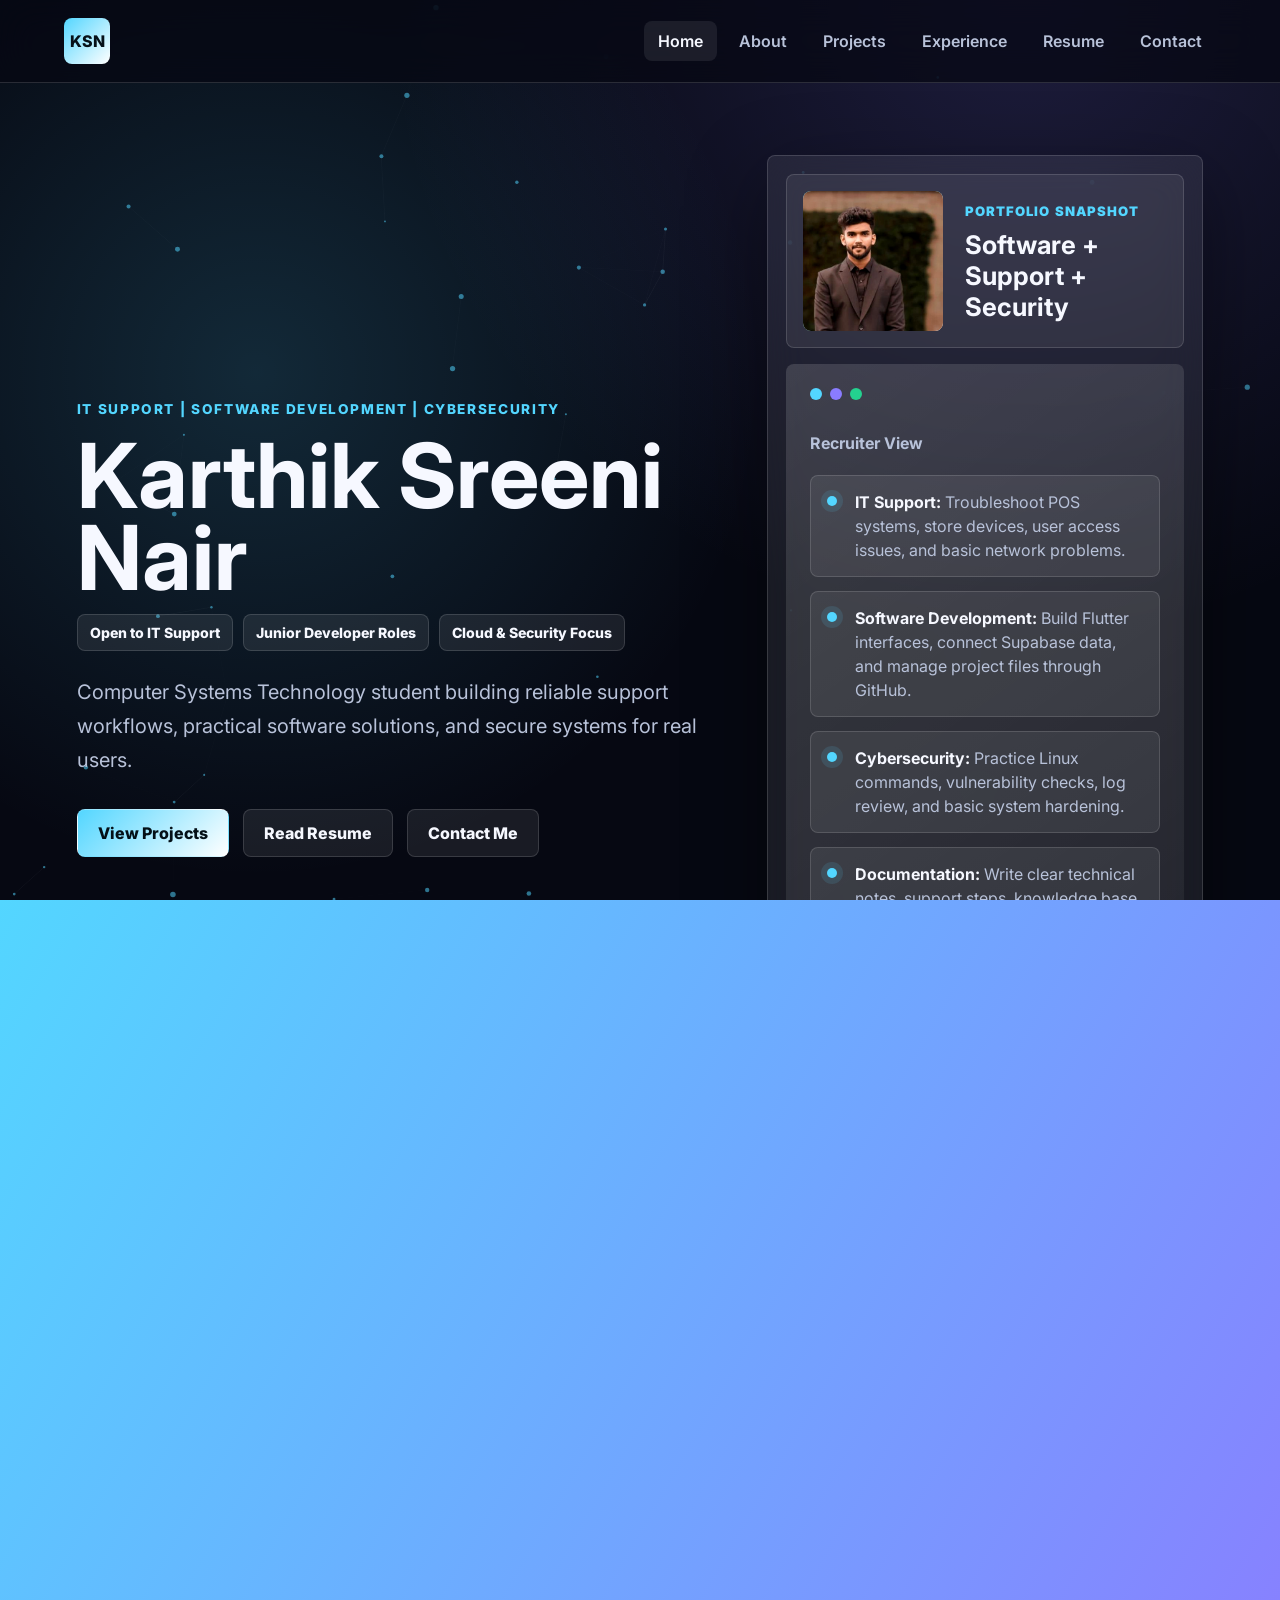
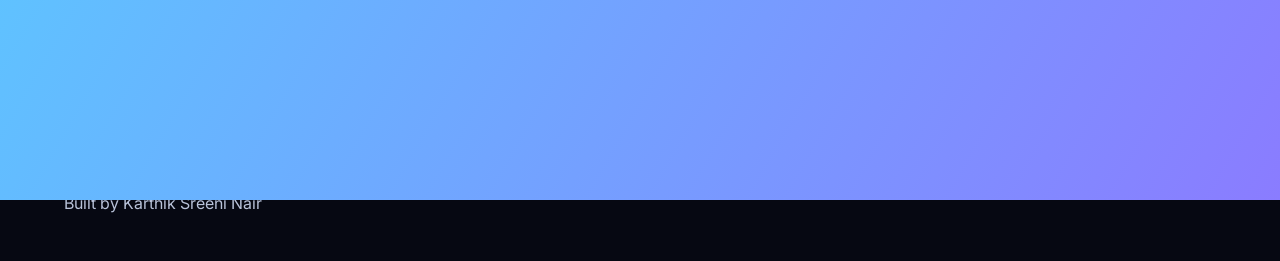
<file: index.html>
<!DOCTYPE html>
<html lang="en">
<head>
  <meta charset="UTF-8">
  <meta name="viewport" content="width=device-width, initial-scale=1.0">
  <title>Karthik Sreeni Nair | Portfolio</title>
  <link rel="preconnect" href="https://fonts.googleapis.com">
  <link rel="preconnect" href="https://fonts.gstatic.com" crossorigin>
  <link href="https://fonts.googleapis.com/css2?family=Inter:wght@400;500;600;700;800&display=swap" rel="stylesheet">
  <link rel="stylesheet" href="style.css">
</head>
<body>
  <canvas id="motion-bg" aria-hidden="true"></canvas>
  <div class="page-transition"></div>

  <header class="site-header">
    <a class="brand" href="index.html">KSN</a>
    <button class="nav-toggle" aria-label="Open navigation">Menu</button>
    <nav class="site-nav">
      <a href="index.html" class="active">Home</a>
      <a href="about.html">About</a>
      <a href="projects.html">Projects</a>
      <a href="experience.html">Experience</a>
      <a href="resume.html">Resume</a>
      <a href="contact.html">Contact</a>
    </nav>
  </header>

  <main>
    <section class="hero">
      <div class="hero-copy reveal">
        <p class="eyebrow">IT Support | Software Development | Cybersecurity</p>
        <h1>Karthik Sreeni Nair</h1>
        <div class="hero-badges" aria-label="Portfolio highlights">
          <span>Open to IT Support</span>
          <span>Junior Developer Roles</span>
          <span>Cloud & Security Focus</span>
        </div>
        <p class="lead">
          Computer Systems Technology student building reliable support workflows,
          practical software solutions, and secure systems for real users.
        </p>
        <div class="hero-actions">
          <a class="btn primary" href="projects.html">View Projects</a>
          <a class="btn ghost" href="resume.html">Read Resume</a>
          <a class="btn ghost" href="contact.html">Contact Me</a>
        </div>
      </div>
      <div class="hero-panel reveal delay-1">
        <div class="profile-card">
          <div class="profile-photo">
            <img src="profile.jpg" alt="Karthik Sreeni Nair" onerror="this.parentElement.classList.add('no-photo'); this.remove();">
            <span>KSN</span>
          </div>
          <div>
            <p class="profile-label">Portfolio Snapshot</p>
            <h2>Software + Support + Security</h2>
          </div>
        </div>
        <div class="terminal-card">
          <div class="terminal-dots"><span></span><span></span><span></span></div>
          <p><strong>Recruiter View</strong></p>
          <ul class="recruiter-list">
            <li><strong>IT Support:</strong> Troubleshoot POS systems, store devices, user access issues, and basic network problems.</li>
            <li><strong>Software Development:</strong> Build Flutter interfaces, connect Supabase data, and manage project files through GitHub.</li>
            <li><strong>Cybersecurity:</strong> Practice Linux commands, vulnerability checks, log review, and basic system hardening.</li>
            <li><strong>Documentation:</strong> Write clear technical notes, support steps, knowledge base content, and process records.</li>
          </ul>
          <div class="mini-metrics" aria-label="portfolio strengths">
            <span>Support Ready</span>
            <span>Cloud/Data</span>
            <span>Security Basics</span>
          </div>
        </div>
      </div>
    </section>

    <section class="stats-strip reveal">
      <div><strong>2026</strong><span>Expected Graduation</span></div>
      <div><strong>6+</strong><span>Technical Skill Areas</span></div>
      <div><strong>3</strong><span>IT-Aligned Roles</span></div>
      <div><strong>Live</strong><span>GitHub Portfolio</span></div>
    </section>

    <section class="section-grid">
      <article class="feature-card reveal">
        <span class="card-number">01</span>
        <h2>Support Mindset</h2>
        <p>Hands-on troubleshooting for POS systems, payment terminals, mobile devices, Windows, Linux, and network issues.</p>
      </article>
      <article class="feature-card reveal delay-1">
        <span class="card-number">02</span>
        <h2>Builder Mindset</h2>
        <p>Project experience across Flutter, Java, C#, SQL, Supabase, Unity, and responsive web development.</p>
      </article>
      <article class="feature-card reveal delay-2">
        <span class="card-number">03</span>
        <h2>Security Mindset</h2>
        <p>Cybersecurity training with vulnerability assessment, log analysis, system hardening, and lab-based security operations.</p>
      </article>
    </section>
  </main>

  <footer class="site-footer">
    <p>Built by Karthik Sreeni Nair</p>
    <div>
      <a href="https://github.com/Krthk07">GitHub</a>
      <a href="https://www.linkedin.com/in/karthik-sreeni-nair-b9597325b/">LinkedIn</a>
      <a href="mailto:karthik705030@gmail.com">Email</a>
    </div>
  </footer>

  <script src="script.js"></script>
</body>
</html>
</file>
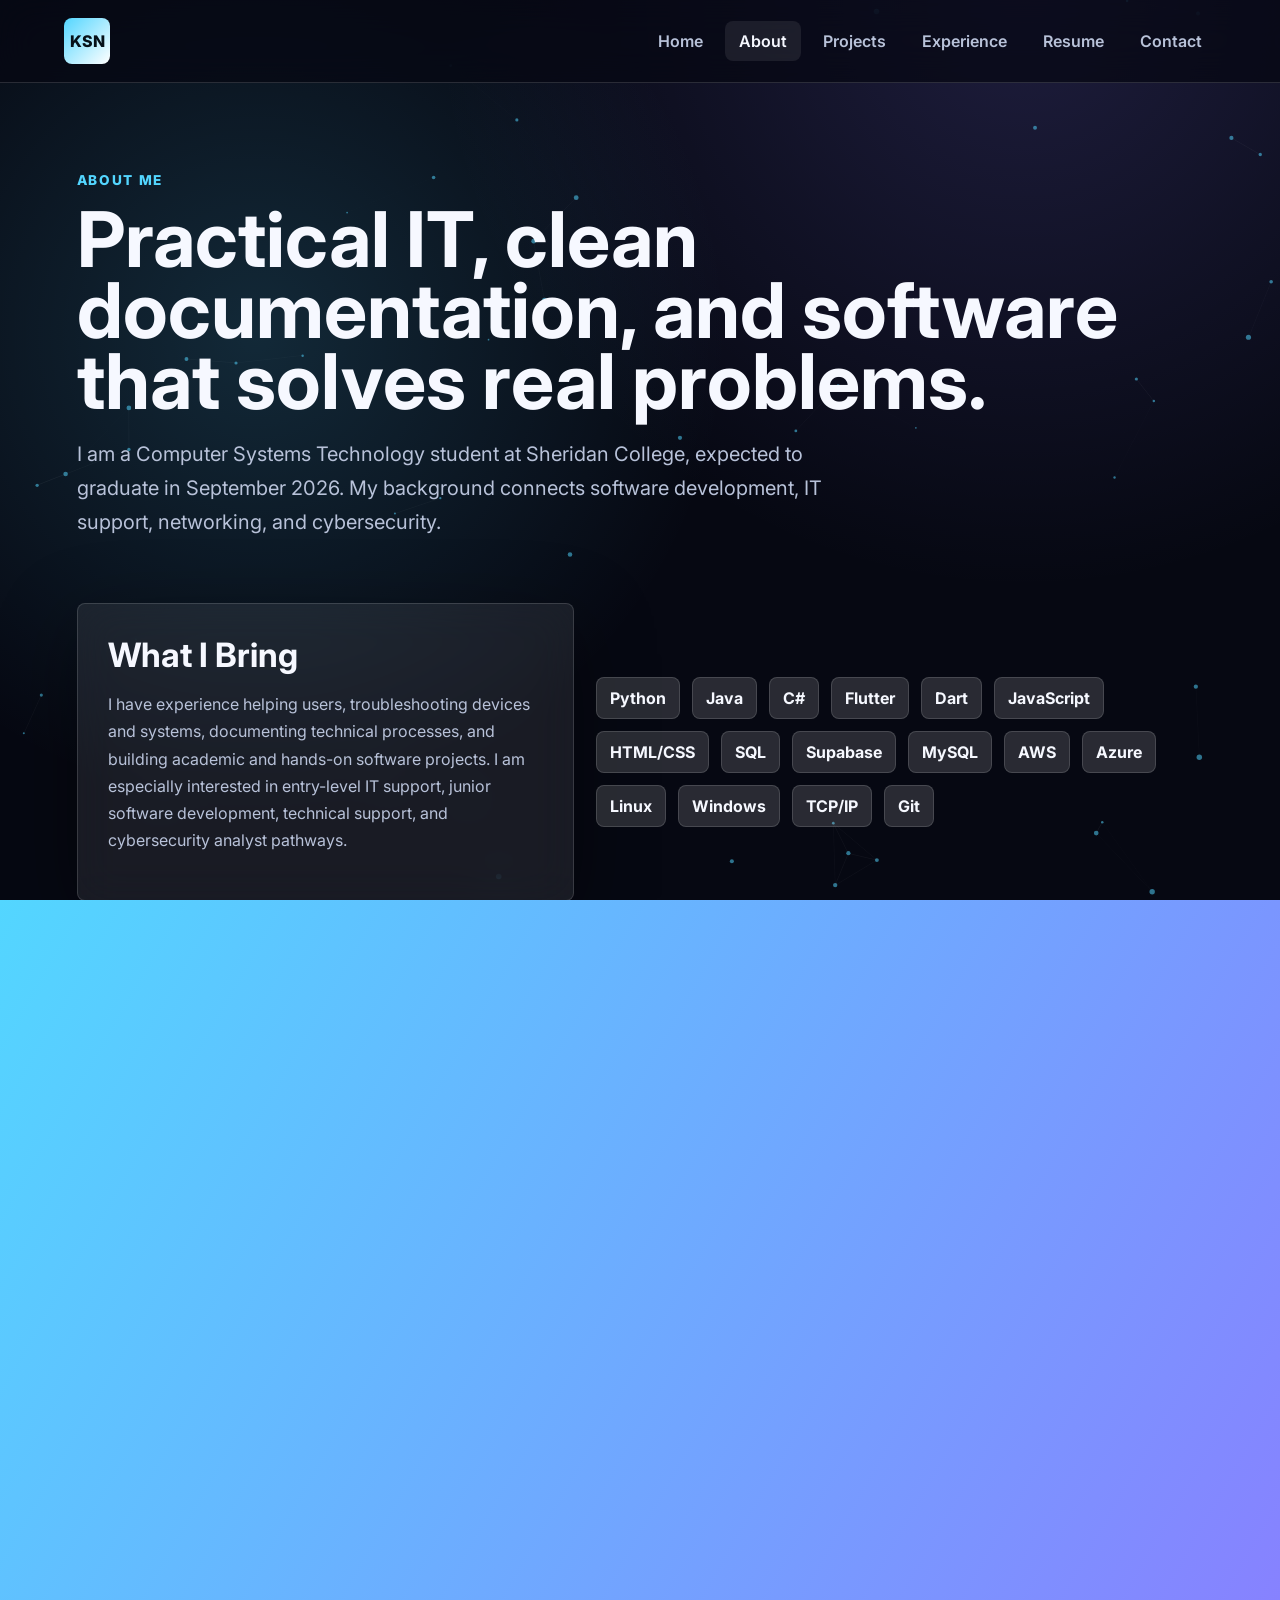
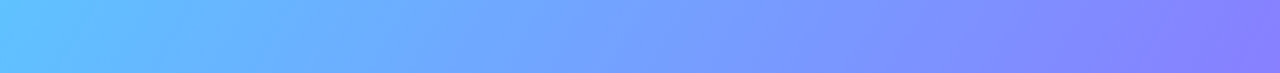
<file: about.html>
<!DOCTYPE html>
<html lang="en">
<head>
  <meta charset="UTF-8">
  <meta name="viewport" content="width=device-width, initial-scale=1.0">
  <title>About | Karthik Sreeni Nair</title>
  <link rel="preconnect" href="https://fonts.googleapis.com">
  <link rel="preconnect" href="https://fonts.gstatic.com" crossorigin>
  <link href="https://fonts.googleapis.com/css2?family=Inter:wght@400;500;600;700;800&display=swap" rel="stylesheet">
  <link rel="stylesheet" href="style.css">
</head>
<body>
  <canvas id="motion-bg" aria-hidden="true"></canvas>
  <div class="page-transition"></div>
  <header class="site-header">
    <a class="brand" href="index.html">KSN</a>
    <button class="nav-toggle" aria-label="Open navigation">Menu</button>
    <nav class="site-nav">
      <a href="index.html">Home</a>
      <a href="about.html" class="active">About</a>
      <a href="projects.html">Projects</a>
      <a href="experience.html">Experience</a>
      <a href="resume.html">Resume</a>
      <a href="contact.html">Contact</a>
    </nav>
  </header>

  <main class="content-page">
    <section class="page-heading reveal">
      <p class="eyebrow">About Me</p>
      <h1>Practical IT, clean documentation, and software that solves real problems.</h1>
      <p class="lead">I am a Computer Systems Technology student at Sheridan College, expected to graduate in September 2026. My background connects software development, IT support, networking, and cybersecurity.</p>
    </section>

    <section class="split-section">
      <div class="glass-panel reveal">
        <h2>What I Bring</h2>
        <p>I have experience helping users, troubleshooting devices and systems, documenting technical processes, and building academic and hands-on software projects. I am especially interested in entry-level IT support, junior software development, technical support, and cybersecurity analyst pathways.</p>
      </div>
      <div class="skill-cloud reveal delay-1">
        <span>Python</span><span>Java</span><span>C#</span><span>Flutter</span><span>Dart</span><span>JavaScript</span><span>HTML/CSS</span><span>SQL</span><span>Supabase</span><span>MySQL</span><span>AWS</span><span>Azure</span><span>Linux</span><span>Windows</span><span>TCP/IP</span><span>Git</span>
      </div>
    </section>

    <section class="timeline reveal">
      <h2>Education</h2>
      <div class="timeline-item">
        <span>May 2023 - September 2026</span>
        <h3>Computer Systems Technology - Software Development & Network Engineering</h3>
        <p>Sheridan College, Brampton, Ontario</p>
      </div>
      <div class="timeline-item">
        <span>August 2022 - January 2023</span>
        <h3>Cyber Security Analysis Diploma</h3>
        <p>RedTeam Academy, Kochi, India</p>
      </div>
    </section>
  </main>

  <footer class="site-footer">
    <p>Built by Karthik Sreeni Nair</p>
    <div><a href="projects.html">Projects</a><a href="contact.html">Contact</a></div>
  </footer>
  <script src="script.js"></script>
</body>
</html>
</file>
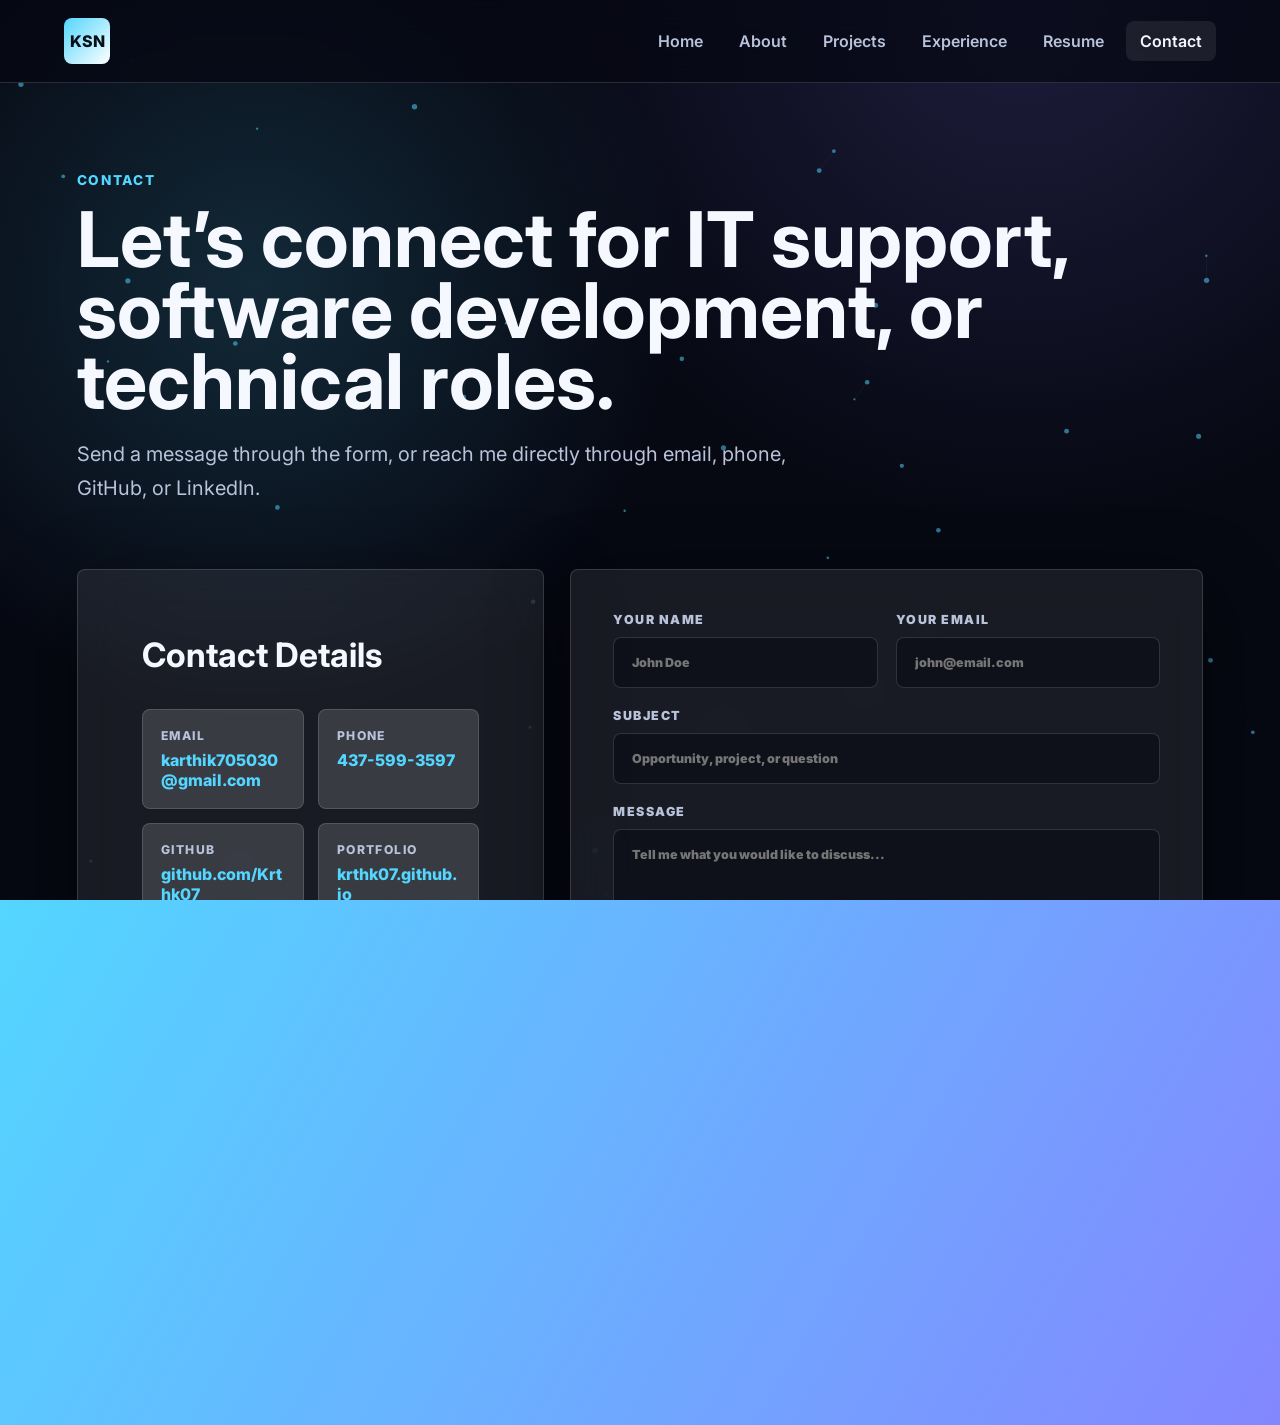
<file: contact.html>
<!DOCTYPE html>
<html lang="en">
<head>
  <meta charset="UTF-8">
  <meta name="viewport" content="width=device-width, initial-scale=1.0">
  <title>Contact | Karthik Sreeni Nair</title>
  <link rel="preconnect" href="https://fonts.googleapis.com">
  <link rel="preconnect" href="https://fonts.gstatic.com" crossorigin>
  <link href="https://fonts.googleapis.com/css2?family=Inter:wght@400;500;600;700;800&display=swap" rel="stylesheet">
  <link rel="stylesheet" href="style.css">
</head>
<body>
  <canvas id="motion-bg" aria-hidden="true"></canvas>
  <div class="page-transition"></div>
  <header class="site-header">
    <a class="brand" href="index.html">KSN</a>
    <button class="nav-toggle" aria-label="Open navigation">Menu</button>
    <nav class="site-nav">
      <a href="index.html">Home</a>
      <a href="about.html">About</a>
      <a href="projects.html">Projects</a>
      <a href="experience.html">Experience</a>
      <a href="resume.html">Resume</a>
      <a href="contact.html" class="active">Contact</a>
    </nav>
  </header>

  <main class="content-page">
    <section class="page-heading reveal">
      <p class="eyebrow">Contact</p>
      <h1>Let’s connect for IT support, software development, or technical roles.</h1>
      <p class="lead">Send a message through the form, or reach me directly through email, phone, GitHub, or LinkedIn.</p>
    </section>

    <section class="contact-layout">
      <div class="contact-hero reveal">
        <h2>Contact Details</h2>
        <div class="contact-grid">
          <a href="mailto:karthik705030@gmail.com"><span>Email</span>karthik705030@gmail.com</a>
          <a href="tel:+14375993597"><span>Phone</span>437-599-3597</a>
          <a href="https://github.com/Krthk07"><span>GitHub</span>github.com/Krthk07</a>
          <a href="https://krthk07.github.io"><span>Portfolio</span>krthk07.github.io</a>
          <a href="https://www.linkedin.com/in/karthik-sreeni-nair-b9597325b/" class="linkedin-link"><span>LinkedIn</span>linkedin.com/in/karthik-sreeni-nair-b9597325b</a>
        </div>
      </div>

      <form class="contact-form reveal delay-1" id="contact-form">
        <div class="form-row">
          <label>Your Name
            <input type="text" name="name" placeholder="John Doe" required>
          </label>
          <label>Your Email
            <input type="email" name="email" placeholder="john@email.com" required>
          </label>
        </div>
        <label>Subject
          <input type="text" name="subject" placeholder="Opportunity, project, or question" required>
        </label>
        <label>Message
          <textarea name="message" placeholder="Tell me what you would like to discuss..." required></textarea>
        </label>
        <button class="btn primary form-submit" type="submit">Send Message</button>
        <p class="form-note">This opens your email app with the message filled in, so you can review and send it safely.</p>
      </form>
    </section>
  </main>

  <footer class="site-footer">
    <p>Built by Karthik Sreeni Nair</p>
    <div><a href="projects.html">Projects</a><a href="about.html">About</a></div>
  </footer>
  <script src="script.js"></script>
</body>
</html>
</file>
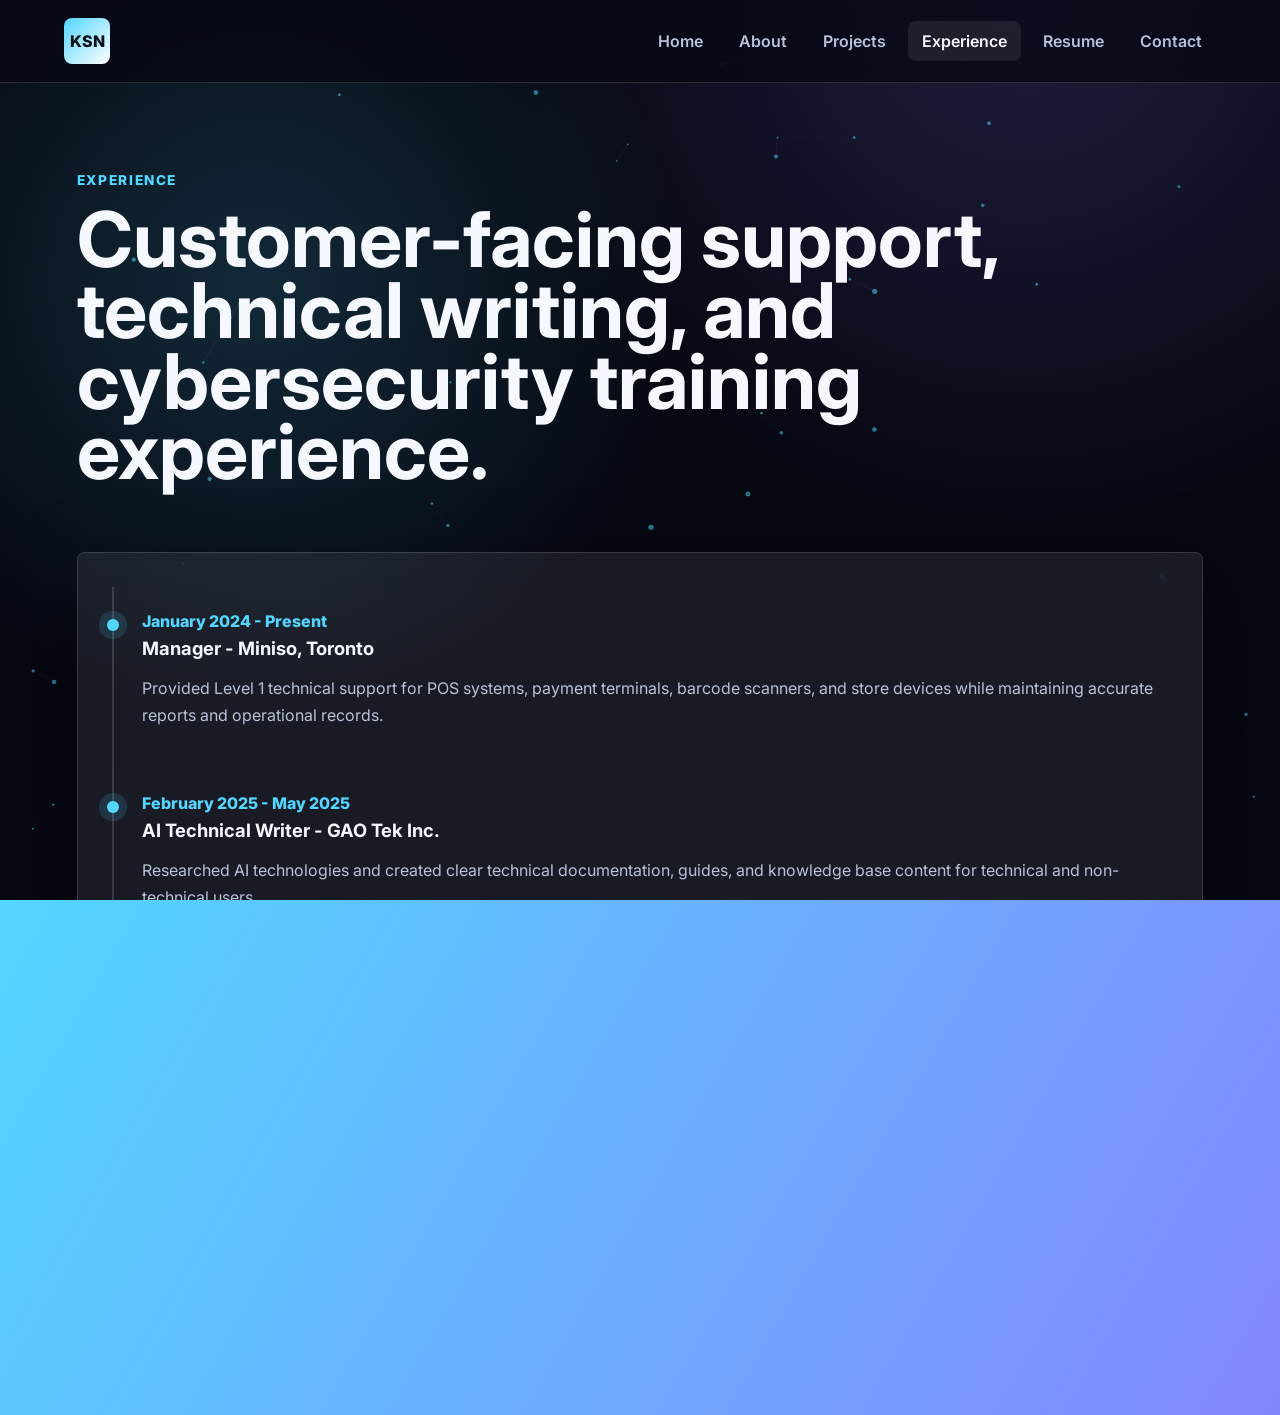
<file: experience.html>
<!DOCTYPE html>
<html lang="en">
<head>
  <meta charset="UTF-8">
  <meta name="viewport" content="width=device-width, initial-scale=1.0">
  <title>Experience | Karthik Sreeni Nair</title>
  <link rel="preconnect" href="https://fonts.googleapis.com">
  <link rel="preconnect" href="https://fonts.gstatic.com" crossorigin>
  <link href="https://fonts.googleapis.com/css2?family=Inter:wght@400;500;600;700;800&display=swap" rel="stylesheet">
  <link rel="stylesheet" href="style.css">
</head>
<body>
  <canvas id="motion-bg" aria-hidden="true"></canvas>
  <div class="page-transition"></div>
  <header class="site-header">
    <a class="brand" href="index.html">KSN</a>
    <button class="nav-toggle" aria-label="Open navigation">Menu</button>
    <nav class="site-nav">
      <a href="index.html">Home</a>
      <a href="about.html">About</a>
      <a href="projects.html">Projects</a>
      <a href="experience.html" class="active">Experience</a>
      <a href="resume.html">Resume</a>
      <a href="contact.html">Contact</a>
    </nav>
  </header>

  <main class="content-page">
    <section class="page-heading reveal">
      <p class="eyebrow">Experience</p>
      <h1>Customer-facing support, technical writing, and cybersecurity training experience.</h1>
    </section>

    <section class="timeline reveal">
      <div class="timeline-item">
        <span>January 2024 - Present</span>
        <h3>Manager - Miniso, Toronto</h3>
        <p>Provided Level 1 technical support for POS systems, payment terminals, barcode scanners, and store devices while maintaining accurate reports and operational records.</p>
      </div>
      <div class="timeline-item">
        <span>February 2025 - May 2025</span>
        <h3>AI Technical Writer - GAO Tek Inc.</h3>
        <p>Researched AI technologies and created clear technical documentation, guides, and knowledge base content for technical and non-technical users.</p>
      </div>
      <div class="timeline-item">
        <span>April 2022 - March 2023</span>
        <h3>IT Analyst - RedTeam Academy, India</h3>
        <p>Troubleshot Windows, Linux, networking, and endpoint issues while supporting cybersecurity labs, log analysis, vulnerability assessment, and student training environments.</p>
      </div>
    </section>
  </main>

  <footer class="site-footer">
    <p>Built by Karthik Sreeni Nair</p>
    <div><a href="projects.html">Projects</a><a href="contact.html">Contact</a></div>
  </footer>
  <script src="script.js"></script>
</body>
</html>
</file>
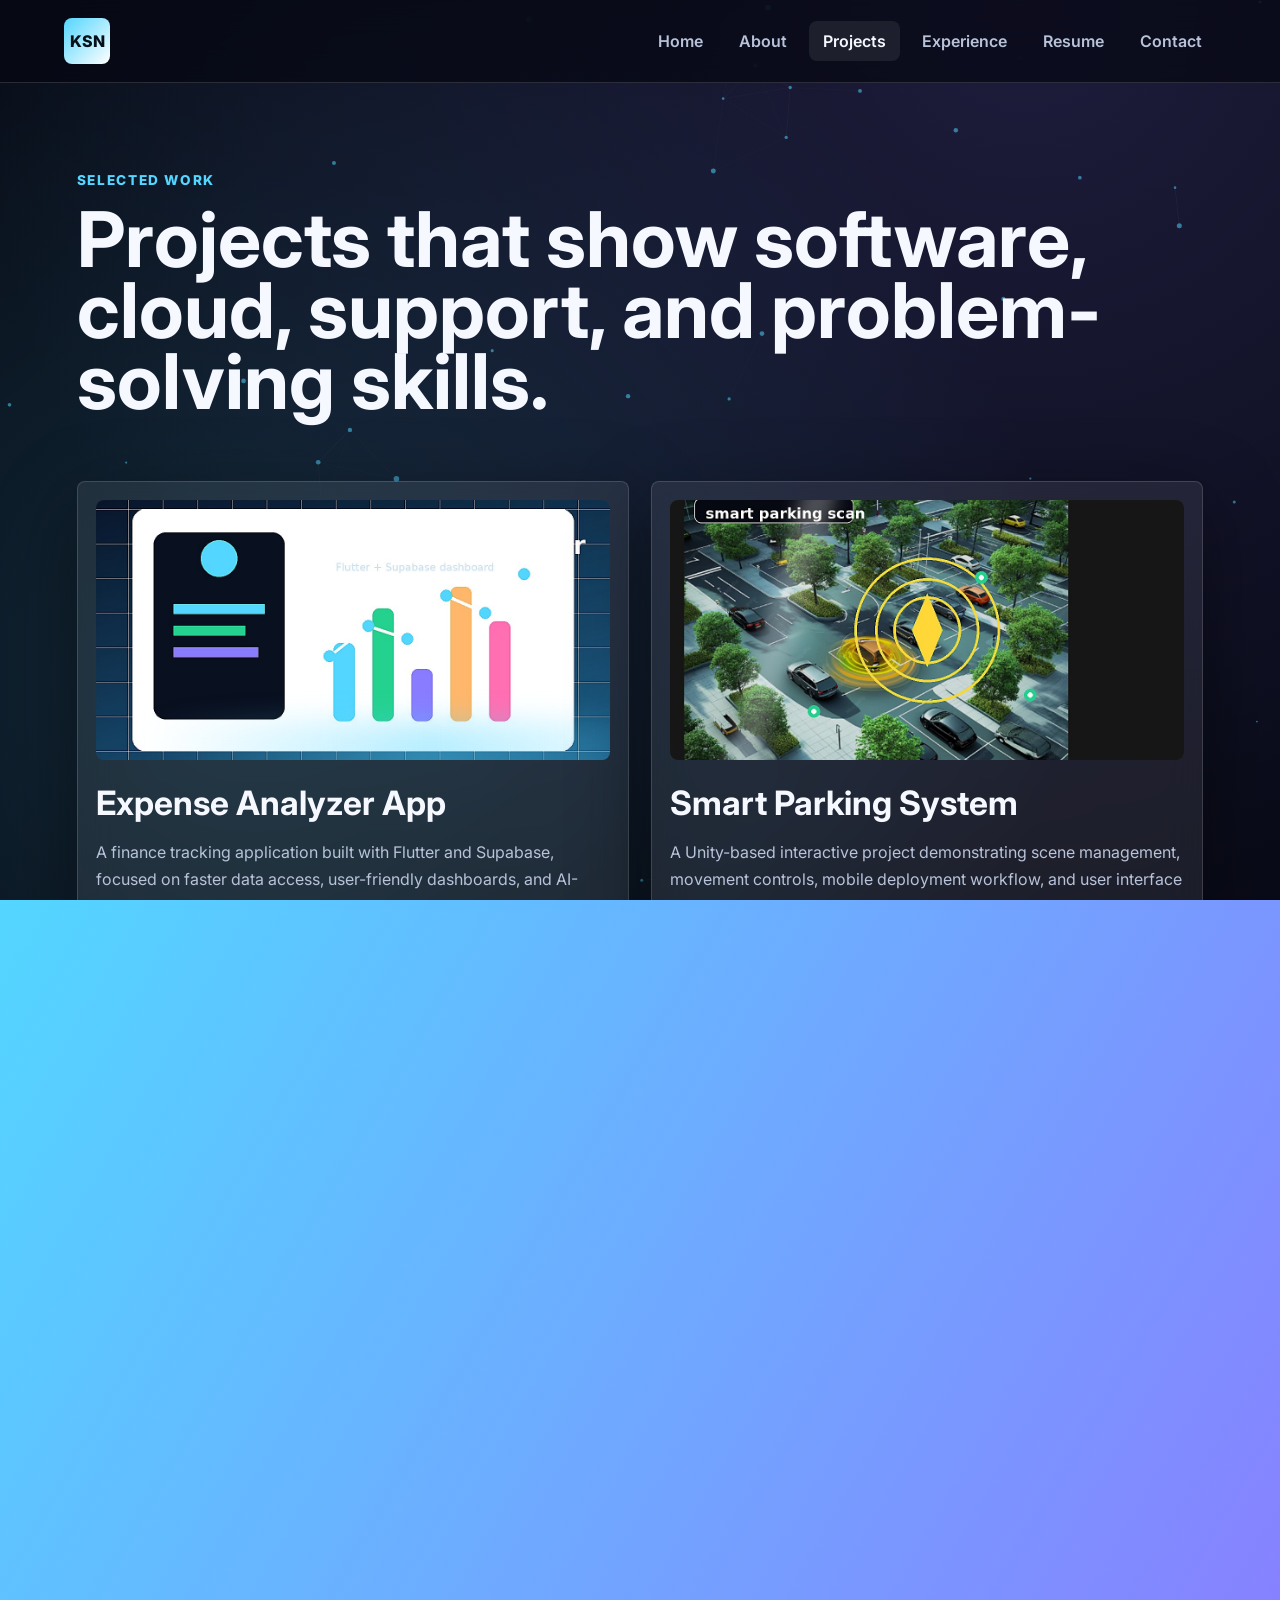
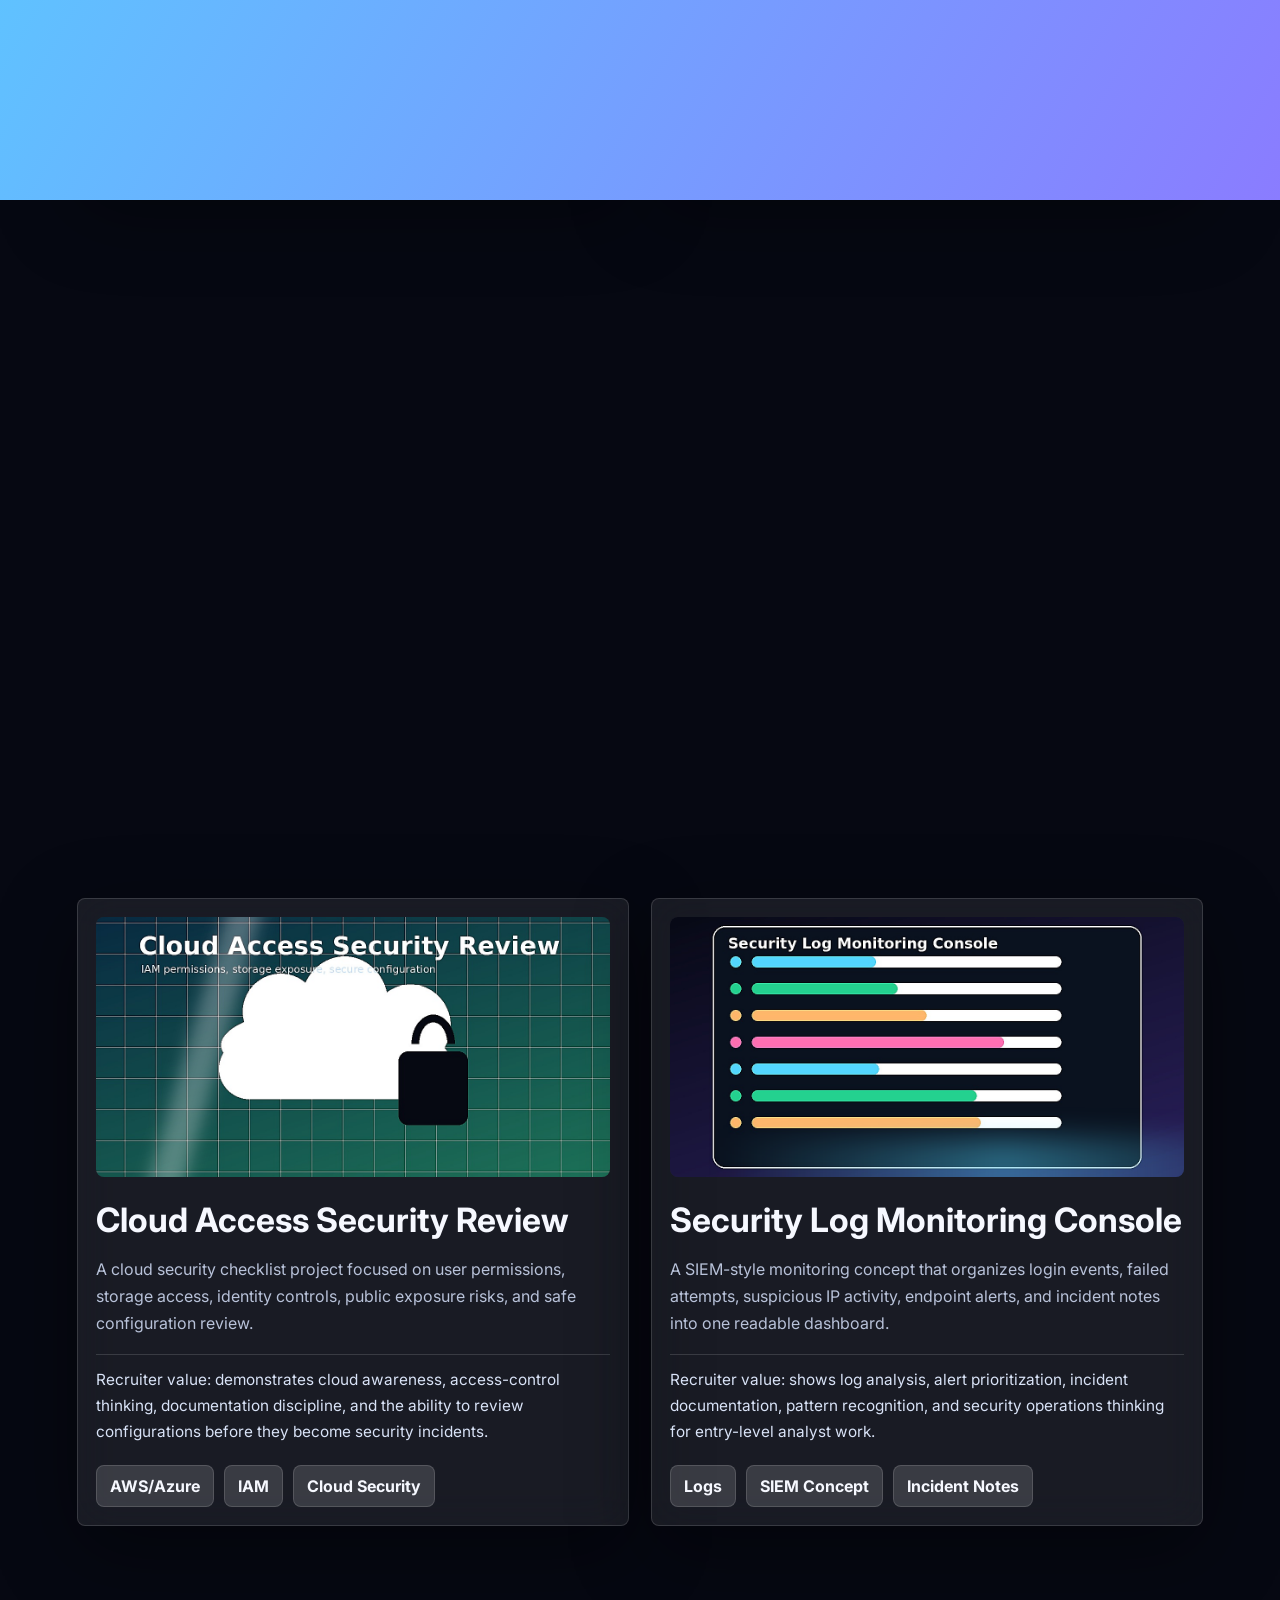
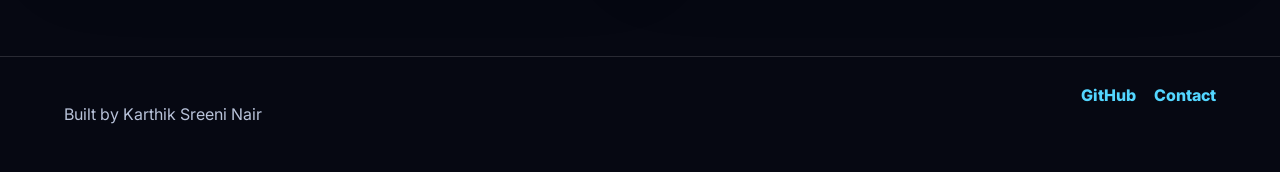
<file: projects.html>
<!DOCTYPE html>
<html lang="en">
<head>
  <meta charset="UTF-8">
  <meta name="viewport" content="width=device-width, initial-scale=1.0">
  <title>Projects | Karthik Sreeni Nair</title>
  <link rel="preconnect" href="https://fonts.googleapis.com">
  <link rel="preconnect" href="https://fonts.gstatic.com" crossorigin>
  <link href="https://fonts.googleapis.com/css2?family=Inter:wght@400;500;600;700;800&display=swap" rel="stylesheet">
  <link rel="stylesheet" href="style.css">
</head>
<body>
  <canvas id="motion-bg" aria-hidden="true"></canvas>
  <div class="page-transition"></div>
  <header class="site-header">
    <a class="brand" href="index.html">KSN</a>
    <button class="nav-toggle" aria-label="Open navigation">Menu</button>
    <nav class="site-nav">
      <a href="index.html">Home</a>
      <a href="about.html">About</a>
      <a href="projects.html" class="active">Projects</a>
      <a href="experience.html">Experience</a>
      <a href="resume.html">Resume</a>
      <a href="contact.html">Contact</a>
    </nav>
  </header>

  <main class="content-page">
    <section class="page-heading reveal">
      <p class="eyebrow">Selected Work</p>
      <h1>Projects that show software, cloud, support, and problem-solving skills.</h1>
    </section>

    <section class="project-grid">
      <article class="project-card reveal">
        <div class="project-visual image-visual">
          <img src="project-expense.jpg" alt="Expense Analyzer App dashboard preview">
          <span class="visual-glow"></span>
        </div>
        <h2>Expense Analyzer App</h2>
        <p>A finance tracking application built with Flutter and Supabase, focused on faster data access, user-friendly dashboards, and AI-ready architecture.</p>
        <p class="project-detail">Recruiter value: shows full-stack thinking, database integration, authentication-ready architecture, mobile UI skills, cloud backend usage, and practical problem solving for financial data workflows.</p>
        <div class="tags"><span>Flutter</span><span>Supabase</span><span>Database</span></div>
      </article>

      <article class="project-card reveal delay-1">
        <div class="project-visual image-visual">
          <img src="project-parking.jpg" alt="Smart parking garage with sensor detection">
          <span class="visual-scan"></span>
        </div>
        <h2>Smart Parking System</h2>
        <p>A Unity-based interactive project demonstrating scene management, movement controls, mobile deployment workflow, and user interface logic.</p>
        <p class="project-detail">Recruiter value: highlights C# scripting, interactive system design, UI controls, scene logic, APK deployment awareness, and the ability to turn a concept into a working user-facing simulation.</p>
        <div class="tags"><span>Unity</span><span>C#</span><span>Mobile</span></div>
      </article>

      <article class="project-card reveal delay-2">
        <div class="project-visual image-visual">
          <img src="project-cyber-lab.jpg" alt="Cybersecurity lab terminal and shield preview">
          <span class="visual-scan"></span>
        </div>
        <h2>Cybersecurity Lab Practice</h2>
        <p>Hands-on lab work covering vulnerability assessment, log review, endpoint troubleshooting, and security best practices from RedTeam Academy training.</p>
        <p class="project-detail">Recruiter value: demonstrates security fundamentals, Linux comfort, incident investigation habits, documentation, risk awareness, and readiness for technical support or junior security analyst work.</p>
        <div class="tags"><span>Linux</span><span>Security</span><span>Networking</span></div>
      </article>

      <article class="project-card reveal">
        <div class="project-visual image-visual">
          <img src="project-support.jpg" alt="IT support workflow tickets and escalation preview">
          <span class="visual-glow"></span>
        </div>
        <h2>IT Support Workflow</h2>
        <p>Support-focused workflow based on real troubleshooting experience with POS systems, store devices, access support, documentation, and escalation.</p>
        <p class="project-detail">Recruiter value: connects customer service with technical support, showing ticket-style thinking, escalation judgment, device troubleshooting, process documentation, and business continuity awareness.</p>
        <div class="tags"><span>ITIL</span><span>Tickets</span><span>Support</span></div>
      </article>

      <article class="project-card reveal delay-1">
        <div class="project-visual image-visual">
          <img src="project-phishing.jpg" alt="Phishing email detection dashboard preview">
          <span class="visual-scan"></span>
        </div>
        <h2>Phishing Email Detection Dashboard</h2>
        <p>A cybersecurity project concept that reviews suspicious email indicators such as sender mismatch, urgent language, risky links, attachment warnings, and spoofing patterns.</p>
        <p class="project-detail">Recruiter value: shows security awareness, user protection mindset, risk scoring, incident triage thinking, and the ability to explain threats clearly to non-technical users.</p>
        <div class="tags"><span>Cybersecurity</span><span>Risk Scoring</span><span>Email Security</span></div>
      </article>

      <article class="project-card reveal delay-2">
        <div class="project-visual image-visual">
          <img src="project-network.jpg" alt="Network vulnerability scanner map preview">
          <span class="visual-glow"></span>
        </div>
        <h2>Network Vulnerability Scanner</h2>
        <p>A lab-style scanner project for discovering hosts, checking open ports, identifying service exposure, and summarizing possible remediation steps for a small network.</p>
        <p class="project-detail">Recruiter value: highlights TCP/IP understanding, asset discovery, vulnerability thinking, reporting, and the practical foundation needed for help desk, network support, or junior security roles.</p>
        <div class="tags"><span>Networking</span><span>Python</span><span>Vulnerability Review</span></div>
      </article>

      <article class="project-card reveal">
        <div class="project-visual image-visual">
          <img src="project-cloud.jpg" alt="Cloud access security review preview">
          <span class="visual-scan"></span>
        </div>
        <h2>Cloud Access Security Review</h2>
        <p>A cloud security checklist project focused on user permissions, storage access, identity controls, public exposure risks, and safe configuration review.</p>
        <p class="project-detail">Recruiter value: demonstrates cloud awareness, access-control thinking, documentation discipline, and the ability to review configurations before they become security incidents.</p>
        <div class="tags"><span>AWS/Azure</span><span>IAM</span><span>Cloud Security</span></div>
      </article>

      <article class="project-card reveal delay-1">
        <div class="project-visual image-visual">
          <img src="project-siem.jpg" alt="Security log monitoring console preview">
          <span class="visual-glow"></span>
        </div>
        <h2>Security Log Monitoring Console</h2>
        <p>A SIEM-style monitoring concept that organizes login events, failed attempts, suspicious IP activity, endpoint alerts, and incident notes into one readable dashboard.</p>
        <p class="project-detail">Recruiter value: shows log analysis, alert prioritization, incident documentation, pattern recognition, and security operations thinking for entry-level analyst work.</p>
        <div class="tags"><span>Logs</span><span>SIEM Concept</span><span>Incident Notes</span></div>
      </article>
    </section>
  </main>

  <footer class="site-footer">
    <p>Built by Karthik Sreeni Nair</p>
    <div><a href="https://github.com/Krthk07">GitHub</a><a href="contact.html">Contact</a></div>
  </footer>
  <script src="script.js"></script>
</body>
</html>
</file>
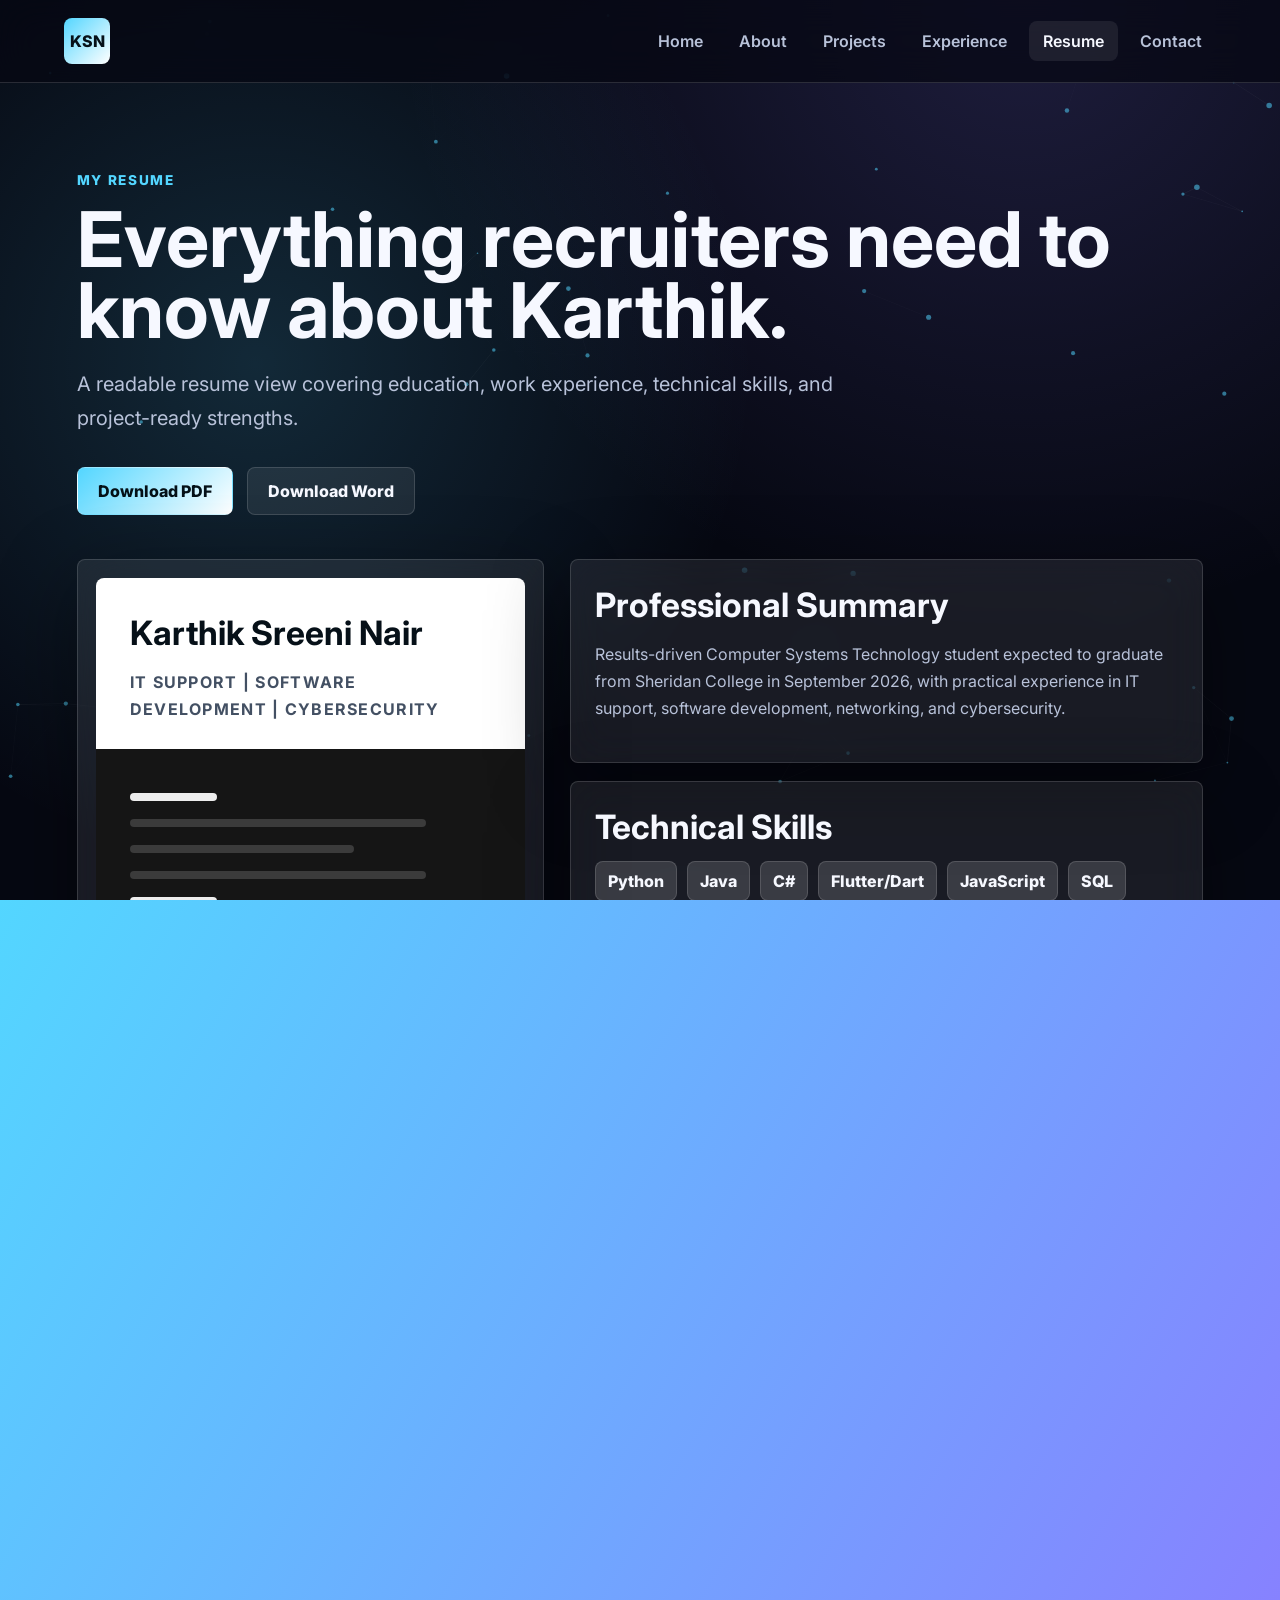
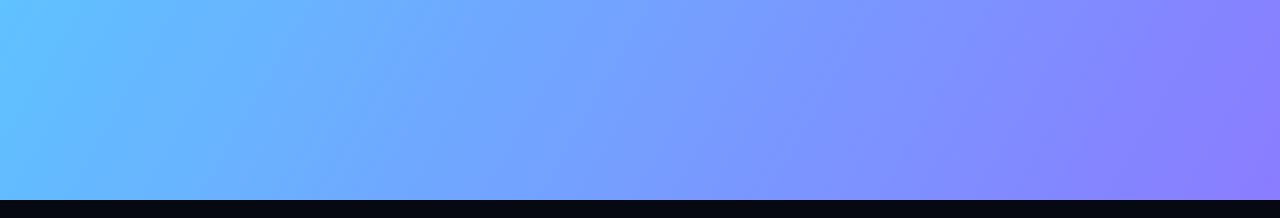
<file: resume.html>
<!DOCTYPE html>
<html lang="en">
<head>
  <meta charset="UTF-8">
  <meta name="viewport" content="width=device-width, initial-scale=1.0">
  <title>Resume | Karthik Sreeni Nair</title>
  <link rel="preconnect" href="https://fonts.googleapis.com">
  <link rel="preconnect" href="https://fonts.gstatic.com" crossorigin>
  <link href="https://fonts.googleapis.com/css2?family=Inter:wght@400;500;600;700;800&display=swap" rel="stylesheet">
  <link rel="stylesheet" href="style.css">
</head>
<body>
  <canvas id="motion-bg" aria-hidden="true"></canvas>
  <div class="page-transition"></div>
  <header class="site-header">
    <a class="brand" href="index.html">KSN</a>
    <button class="nav-toggle" aria-label="Open navigation">Menu</button>
    <nav class="site-nav">
      <a href="index.html">Home</a>
      <a href="about.html">About</a>
      <a href="projects.html">Projects</a>
      <a href="experience.html">Experience</a>
      <a href="resume.html" class="active">Resume</a>
      <a href="contact.html">Contact</a>
    </nav>
  </header>

  <main class="content-page">
    <section class="page-heading reveal">
      <p class="eyebrow">My Resume</p>
      <h1>Everything recruiters need to know about Karthik.</h1>
      <p class="lead">A readable resume view covering education, work experience, technical skills, and project-ready strengths.</p>
      <div class="hero-actions">
        <a class="btn primary" href="Karthik_Sreeni_Nair_Resume.pdf">Download PDF</a>
        <a class="btn ghost" href="Karthik_Sreeni_Nair_Resume.docx">Download Word</a>
      </div>
    </section>

    <section class="resume-layout">
      <aside class="resume-card reveal">
        <div class="resume-paper">
          <h2>Karthik Sreeni Nair</h2>
          <p>IT Support | Software Development | Cybersecurity</p>
          <div class="paper-line short"></div>
          <div class="paper-line"></div>
          <div class="paper-line medium"></div>
          <div class="paper-line"></div>
          <div class="paper-line short"></div>
          <div class="paper-line"></div>
          <div class="paper-line medium"></div>
          <div class="paper-line"></div>
        </div>
      </aside>

      <section class="resume-details reveal delay-1">
        <article>
          <h2>Professional Summary</h2>
          <p>Results-driven Computer Systems Technology student expected to graduate from Sheridan College in September 2026, with practical experience in IT support, software development, networking, and cybersecurity.</p>
        </article>

        <article>
          <h2>Technical Skills</h2>
          <div class="resume-tags">
            <span>Python</span><span>Java</span><span>C#</span><span>Flutter/Dart</span><span>JavaScript</span><span>SQL</span><span>Supabase</span><span>MySQL</span><span>AWS/Azure</span><span>Linux</span><span>TCP/IP</span><span>Git</span><span>ITIL</span><span>Agile/Scrum</span>
          </div>
        </article>

        <article>
          <h2>Experience</h2>
          <ul class="resume-list">
            <li><strong>Manager - Miniso:</strong> Level 1 support for POS systems, payment terminals, barcode scanners, store devices, user access, and operational reporting.</li>
            <li><strong>AI Technical Writer - GAO Tek Inc.:</strong> Technical documentation, AI research, user guides, process updates, and version-controlled content.</li>
            <li><strong>IT Analyst - RedTeam Academy:</strong> Windows/Linux support, networking, endpoint troubleshooting, vulnerability assessments, log analysis, and cybersecurity lab support.</li>
          </ul>
        </article>

        <article>
          <h2>Education</h2>
          <ul class="resume-list">
            <li><strong>Sheridan College:</strong> Computer Systems Technology - Software Development & Network Engineering, expected September 2026.</li>
            <li><strong>RedTeam Academy:</strong> Cyber Security Analysis Diploma, Kochi, India.</li>
          </ul>
        </article>
      </section>
    </section>
  </main>

  <footer class="site-footer">
    <p>Built by Karthik Sreeni Nair</p>
    <div><a href="contact.html">Contact</a><a href="projects.html">Projects</a></div>
  </footer>
  <script src="script.js"></script>
</body>
</html>
</file>
<file: style.css>
:root {
  --bg: #060812;
  --panel: rgba(255, 255, 255, 0.08);
  --panel-strong: rgba(255, 255, 255, 0.14);
  --text: #f6f8ff;
  --muted: #b8c2d9;
  --line: rgba(255, 255, 255, 0.14);
  --accent: #53d6ff;
  --accent-2: #8a7cff;
  --accent-3: #24d18f;
  --shadow: 0 24px 80px rgba(0, 0, 0, 0.42);
}

* {
  box-sizing: border-box;
}

html {
  scroll-behavior: smooth;
}

body {
  margin: 0;
  min-height: 100vh;
  font-family: "Inter", Arial, sans-serif;
  color: var(--text);
  background:
    radial-gradient(circle at 20% 20%, rgba(83, 214, 255, 0.16), transparent 28%),
    radial-gradient(circle at 80% 0%, rgba(138, 124, 255, 0.18), transparent 30%),
    var(--bg);
  overflow-x: hidden;
}

a {
  color: inherit;
  text-decoration: none;
}

#motion-bg {
  position: fixed;
  inset: 0;
  z-index: -1;
  opacity: 0.7;
}

.page-transition {
  position: fixed;
  inset: 0;
  z-index: 20;
  pointer-events: none;
  background: linear-gradient(120deg, var(--accent), var(--accent-2));
  transform: translateY(100%);
}

body.is-leaving .page-transition {
  animation: slideCover 0.55s cubic-bezier(0.7, 0, 0.2, 1) forwards;
}

.site-header {
  position: sticky;
  top: 0;
  z-index: 10;
  display: flex;
  align-items: center;
  justify-content: space-between;
  padding: 18px clamp(20px, 5vw, 72px);
  background: rgba(6, 8, 18, 0.72);
  border-bottom: 1px solid var(--line);
  backdrop-filter: blur(18px);
}

.brand {
  display: grid;
  place-items: center;
  width: 46px;
  height: 46px;
  border-radius: 8px;
  color: #061018;
  font-weight: 800;
  background: linear-gradient(135deg, var(--accent), #ffffff);
}

.site-nav {
  display: flex;
  align-items: center;
  gap: 8px;
}

.site-nav a {
  padding: 10px 14px;
  border-radius: 8px;
  color: var(--muted);
  font-weight: 600;
}

.site-nav a:hover,
.site-nav a.active {
  color: var(--text);
  background: var(--panel);
}

.nav-toggle {
  display: none;
  color: var(--text);
  background: var(--panel);
  border: 1px solid var(--line);
  border-radius: 8px;
  padding: 10px 12px;
}

.hero {
  display: grid;
  grid-template-columns: minmax(0, 1.2fr) minmax(320px, 0.8fr);
  gap: 36px;
  align-items: center;
  min-height: calc(100vh - 84px);
  padding: 72px clamp(20px, 6vw, 92px);
}

.eyebrow {
  color: var(--accent);
  font-size: 0.85rem;
  font-weight: 800;
  letter-spacing: 0.12em;
  text-transform: uppercase;
}

h1 {
  margin: 12px 0 20px;
  max-width: 980px;
  font-size: clamp(2.5rem, 7vw, 6.8rem);
  line-height: 0.92;
}

h2 {
  margin: 0 0 14px;
  font-size: clamp(1.4rem, 3vw, 2.1rem);
}

h3 {
  margin: 6px 0 8px;
  font-size: 1.15rem;
}

p {
  color: var(--muted);
  line-height: 1.7;
}

.lead {
  max-width: 760px;
  font-size: clamp(1rem, 2vw, 1.25rem);
}

.hero-actions {
  display: flex;
  flex-wrap: wrap;
  gap: 14px;
  margin-top: 32px;
}

.hero-badges {
  display: flex;
  flex-wrap: wrap;
  gap: 10px;
  margin: -6px 0 24px;
}

.hero-badges span {
  padding: 9px 12px;
  border: 1px solid var(--line);
  border-radius: 8px;
  color: var(--text);
  background: rgba(255, 255, 255, 0.08);
  font-size: 0.88rem;
  font-weight: 800;
}

.btn {
  display: inline-flex;
  align-items: center;
  justify-content: center;
  min-height: 48px;
  padding: 0 20px;
  border-radius: 8px;
  font-weight: 800;
  border: 1px solid var(--line);
}

.btn.primary {
  color: #041017;
  background: linear-gradient(135deg, var(--accent), #ffffff);
}

.btn.ghost {
  background: var(--panel);
}

.hero-panel,
.glass-panel,
.project-card,
.feature-card,
.timeline,
.contact-hero {
  border: 1px solid var(--line);
  background: var(--panel);
  box-shadow: var(--shadow);
  backdrop-filter: blur(20px);
}

.hero-panel {
  border-radius: 8px;
  padding: 18px;
  transform: perspective(900px) rotateY(-8deg);
}

.profile-card {
  display: grid;
  grid-template-columns: 140px 1fr;
  gap: 22px;
  align-items: center;
  margin-bottom: 16px;
  padding: 16px;
  border: 1px solid var(--line);
  border-radius: 8px;
  background: rgba(255, 255, 255, 0.07);
}

.profile-photo {
  position: relative;
  display: grid;
  place-items: center;
  width: 140px;
  height: 140px;
  overflow: hidden;
  border-radius: 8px;
  background:
    linear-gradient(135deg, rgba(83, 214, 255, 0.95), rgba(255, 255, 255, 0.85));
  color: #061018;
  font-size: 1.5rem;
  font-weight: 900;
}

.profile-photo::after {
  content: "";
  position: absolute;
  inset: 0;
  border: 1px solid rgba(255, 255, 255, 0.55);
  border-radius: inherit;
}

.profile-photo img {
  position: absolute;
  inset: 0;
  width: 100%;
  height: 100%;
  object-fit: cover;
  z-index: 1;
}

.profile-photo span {
  position: relative;
  z-index: 0;
}

.profile-label {
  margin: 0 0 6px;
  color: var(--accent);
  font-size: 0.82rem;
  font-weight: 900;
  letter-spacing: 0.08em;
  text-transform: uppercase;
}

.profile-card h2 {
  margin: 0;
  font-size: clamp(1.2rem, 2vw, 1.6rem);
}

.terminal-card {
  min-height: 410px;
  padding: 24px;
  border-radius: 8px;
  background: linear-gradient(145deg, rgba(255, 255, 255, 0.14), rgba(255, 255, 255, 0.04));
  overflow: hidden;
  position: relative;
}

.terminal-card::after {
  content: "";
  position: absolute;
  inset: auto -20% -30% 10%;
  height: 160px;
  background: linear-gradient(90deg, transparent, rgba(83, 214, 255, 0.4), transparent);
  filter: blur(16px);
  animation: scanLine 4s linear infinite;
}

.terminal-dots {
  display: flex;
  gap: 8px;
  margin-bottom: 30px;
}

.terminal-dots span {
  width: 12px;
  height: 12px;
  border-radius: 999px;
  background: var(--accent);
}

.terminal-dots span:nth-child(2) {
  background: var(--accent-2);
}

.terminal-dots span:nth-child(3) {
  background: var(--accent-3);
}

.terminal-card li {
  margin: 14px 0;
  color: var(--muted);
}

.recruiter-list {
  display: grid;
  gap: 14px;
  margin: 18px 0 0;
  padding: 0;
  list-style: none;
}

.recruiter-list li {
  position: relative;
  margin: 0;
  padding: 14px 14px 14px 44px;
  border: 1px solid var(--line);
  border-radius: 8px;
  color: var(--muted);
  line-height: 1.5;
  background: rgba(255, 255, 255, 0.07);
}

.recruiter-list li::before {
  content: "";
  position: absolute;
  left: 16px;
  top: 20px;
  width: 10px;
  height: 10px;
  border-radius: 999px;
  background: var(--accent);
  box-shadow: 0 0 0 6px rgba(83, 214, 255, 0.12);
}

.recruiter-list strong {
  color: var(--text);
}

.mini-metrics {
  display: flex;
  flex-wrap: wrap;
  gap: 10px;
  margin-top: 18px;
}

.mini-metrics span {
  padding: 8px 10px;
  border: 1px solid var(--line);
  border-radius: 8px;
  color: var(--accent);
  background: rgba(83, 214, 255, 0.08);
  font-size: 0.78rem;
  font-weight: 900;
  letter-spacing: 0.06em;
  text-transform: uppercase;
}

.stats-strip {
  display: grid;
  grid-template-columns: repeat(4, 1fr);
  gap: 1px;
  margin: 0 clamp(20px, 6vw, 92px) 72px;
  overflow: hidden;
  border: 1px solid var(--line);
  border-radius: 8px;
  background: var(--line);
}

.stats-strip div {
  padding: 26px;
  background: rgba(6, 8, 18, 0.78);
}

.stats-strip strong {
  display: block;
  font-size: 2rem;
}

.stats-strip span {
  color: var(--muted);
}

.section-grid,
.project-grid,
.split-section {
  display: grid;
  gap: 22px;
  padding: 0 clamp(20px, 6vw, 92px) 90px;
}

.section-grid {
  grid-template-columns: repeat(3, 1fr);
}

.feature-card {
  min-height: 260px;
  padding: 28px;
  border-radius: 8px;
}

.card-number {
  display: inline-flex;
  margin-bottom: 52px;
  color: var(--accent);
  font-weight: 800;
}

.content-page {
  padding: 72px 0 40px;
}

.page-heading {
  padding: 0 clamp(20px, 6vw, 92px) 44px;
}

.page-heading h1 {
  max-width: 1100px;
  font-size: clamp(2.2rem, 6vw, 5rem);
}

.split-section {
  grid-template-columns: minmax(0, 0.9fr) minmax(0, 1.1fr);
  align-items: stretch;
}

.glass-panel {
  border-radius: 8px;
  padding: 30px;
}

.skill-cloud {
  display: flex;
  flex-wrap: wrap;
  align-content: center;
  gap: 12px;
}

.skill-cloud span,
.tags span {
  display: inline-flex;
  padding: 10px 13px;
  border-radius: 8px;
  color: var(--text);
  background: var(--panel-strong);
  border: 1px solid var(--line);
  font-weight: 700;
}

.timeline {
  margin: 0 clamp(20px, 6vw, 92px) 90px;
  padding: 34px;
  border-radius: 8px;
}

.timeline-item {
  position: relative;
  padding: 24px 0 24px 28px;
  border-left: 2px solid var(--line);
}

.timeline-item::before {
  content: "";
  position: absolute;
  left: -7px;
  top: 32px;
  width: 12px;
  height: 12px;
  border-radius: 999px;
  background: var(--accent);
  box-shadow: 0 0 0 8px rgba(83, 214, 255, 0.14);
}

.timeline-item span {
  color: var(--accent);
  font-weight: 800;
}

.project-grid {
  grid-template-columns: repeat(2, minmax(0, 1fr));
}

.project-card {
  border-radius: 8px;
  padding: 18px;
}

.project-visual {
  display: grid;
  place-items: center;
  min-height: 220px;
  padding: 22px;
  margin-bottom: 22px;
  border-radius: 8px;
  overflow: hidden;
  background: linear-gradient(135deg, rgba(83, 214, 255, 0.9), rgba(138, 124, 255, 0.5));
}

.image-visual {
  position: relative;
  min-height: 260px;
  padding: 0;
  background: rgba(255, 255, 255, 0.06);
}

.image-visual img {
  position: absolute;
  inset: 0;
  width: 100%;
  height: 100%;
  object-fit: cover;
  transform: scale(1.01);
  transition: transform 0.7s ease, filter 0.7s ease;
}

.project-card:hover .image-visual img {
  transform: scale(1.07);
  filter: saturate(1.12) contrast(1.05);
}

.visual-glow,
.visual-scan {
  position: absolute;
  pointer-events: none;
}

.visual-glow {
  inset: auto -20% -35% 10%;
  height: 130px;
  background: linear-gradient(90deg, transparent, rgba(83, 214, 255, 0.42), transparent);
  filter: blur(14px);
  animation: scanLine 4.4s linear infinite;
}

.visual-scan {
  inset: -20% auto -20% 18%;
  width: 34px;
  background: rgba(255, 255, 255, 0.28);
  filter: blur(8px);
  transform: rotate(16deg);
  animation: projectScan 3.8s ease-in-out infinite;
}

.project-visual span {
  font-size: 4rem;
  font-weight: 800;
}

.project-detail {
  margin-top: 12px;
  padding-top: 12px;
  border-top: 1px solid var(--line);
  color: #d9e3f7;
  font-size: 0.96rem;
}

.app-visual {
  background:
    radial-gradient(circle at 20% 25%, rgba(255, 255, 255, 0.24), transparent 18%),
    linear-gradient(135deg, rgba(83, 214, 255, 0.9), rgba(138, 124, 255, 0.5));
}

.phone-mockup {
  width: 132px;
  height: 190px;
  padding: 18px;
  border: 6px solid rgba(4, 16, 23, 0.86);
  border-radius: 26px;
  background: rgba(255, 255, 255, 0.9);
  box-shadow: 0 22px 40px rgba(0, 0, 0, 0.28);
  animation: floatCard 4s ease-in-out infinite;
}

.phone-mockup span {
  display: block;
  height: 22px;
  margin: 12px 0;
  border-radius: 8px;
  background: linear-gradient(90deg, #53d6ff, #8a7cff);
}

.phone-mockup span:nth-child(2) {
  width: 70%;
  background: #24d18f;
}

.phone-mockup span:nth-child(3) {
  width: 88%;
}

.parking-visual {
  background: linear-gradient(135deg, #8a7cff, #ff6fb1);
}

.parking-grid {
  display: grid;
  grid-template-columns: repeat(3, 70px);
  gap: 12px;
  transform: rotateX(52deg) rotateZ(-18deg);
}

.parking-grid i {
  height: 82px;
  border-radius: 8px;
  background: rgba(255, 255, 255, 0.22);
  border: 2px solid rgba(255, 255, 255, 0.45);
  animation: parkingPulse 2.8s ease-in-out infinite;
}

.parking-grid i:nth-child(2),
.parking-grid i:nth-child(5) {
  background: rgba(36, 209, 143, 0.86);
}

.security-visual {
  position: relative;
  background: linear-gradient(135deg, #ffb86b, #ff6b6b);
}

.shield-mockup {
  width: 150px;
  height: 170px;
  clip-path: polygon(50% 0, 92% 18%, 82% 78%, 50% 100%, 18% 78%, 8% 18%);
  background: rgba(255, 255, 255, 0.88);
  box-shadow: 0 24px 44px rgba(0, 0, 0, 0.24);
}

.scan-beam {
  position: absolute;
  width: 120%;
  height: 22px;
  background: rgba(255, 255, 255, 0.45);
  filter: blur(4px);
  animation: securityScan 2.4s linear infinite;
}

.support-visual {
  background: linear-gradient(135deg, #24d18f, #53d6ff);
}

.ticket-stack {
  position: relative;
  width: 220px;
  height: 142px;
}

.ticket-stack span {
  position: absolute;
  width: 180px;
  height: 86px;
  border-radius: 8px;
  background: rgba(255, 255, 255, 0.86);
  box-shadow: 0 18px 30px rgba(0, 0, 0, 0.22);
  animation: ticketShift 3.8s ease-in-out infinite;
}

.ticket-stack span:nth-child(1) {
  left: 0;
  top: 0;
}

.ticket-stack span:nth-child(2) {
  left: 20px;
  top: 28px;
  animation-delay: 0.2s;
}

.ticket-stack span:nth-child(3) {
  left: 40px;
  top: 56px;
  animation-delay: 0.4s;
}

.phishing-visual {
  background:
    radial-gradient(circle at 74% 20%, rgba(255, 255, 255, 0.28), transparent 18%),
    linear-gradient(135deg, #ff6fb1, #8a7cff);
}

.mail-scene {
  position: relative;
  width: 220px;
  height: 140px;
  border-radius: 10px;
  background: rgba(255, 255, 255, 0.9);
  box-shadow: 0 22px 44px rgba(0, 0, 0, 0.25);
  animation: floatCard 4.6s ease-in-out infinite;
}

.mail-scene::before,
.mail-scene::after {
  content: "";
  position: absolute;
  inset: 0;
  clip-path: polygon(0 0, 50% 55%, 100% 0);
  background: rgba(138, 124, 255, 0.25);
}

.mail-scene span {
  position: absolute;
  left: 26px;
  right: 72px;
  bottom: 30px;
  height: 16px;
  border-radius: 8px;
  background: #8a7cff;
}

.mail-scene strong {
  position: absolute;
  right: 22px;
  bottom: 20px;
  display: grid;
  place-items: center;
  width: 44px;
  height: 44px;
  border-radius: 999px;
  color: #ffffff;
  background: #ff3d71;
  animation: warningPulse 1.4s ease-in-out infinite;
}

.network-visual {
  background:
    radial-gradient(circle at 20% 70%, rgba(36, 209, 143, 0.28), transparent 16%),
    linear-gradient(135deg, #16233a, #53d6ff);
}

.network-map {
  position: relative;
  width: 260px;
  height: 170px;
}

.network-map::before,
.network-map::after {
  content: "";
  position: absolute;
  inset: 32px 36px;
  border: 2px solid rgba(255, 255, 255, 0.36);
  transform: rotate(-12deg);
}

.network-map::after {
  inset: 50px 72px;
  transform: rotate(14deg);
}

.network-map span {
  position: absolute;
  width: 54px;
  height: 54px;
  border-radius: 14px;
  background: rgba(255, 255, 255, 0.9);
  box-shadow: 0 16px 30px rgba(0, 0, 0, 0.22);
  animation: nodePulse 2.6s ease-in-out infinite;
}

.network-map span:nth-child(1) { left: 0; top: 8px; }
.network-map span:nth-child(2) { right: 4px; top: 24px; animation-delay: 0.2s; }
.network-map span:nth-child(3) { left: 70px; bottom: 4px; animation-delay: 0.4s; }
.network-map span:nth-child(4) { right: 72px; bottom: 24px; animation-delay: 0.6s; }

.cloud-visual {
  background: linear-gradient(135deg, #53d6ff, #24d18f);
}

.cloud-lock {
  position: relative;
  width: 240px;
  height: 150px;
}

.cloud-lock span {
  position: absolute;
  left: 10px;
  top: 34px;
  width: 190px;
  height: 76px;
  border-radius: 50px;
  background: rgba(255, 255, 255, 0.88);
  box-shadow: 0 20px 36px rgba(0, 0, 0, 0.22);
}

.cloud-lock span::before,
.cloud-lock span::after {
  content: "";
  position: absolute;
  bottom: 42px;
  border-radius: 999px;
  background: inherit;
}

.cloud-lock span::before {
  left: 34px;
  width: 72px;
  height: 72px;
}

.cloud-lock span::after {
  right: 34px;
  width: 56px;
  height: 56px;
}

.cloud-lock i {
  position: absolute;
  right: 20px;
  bottom: 10px;
  width: 78px;
  height: 62px;
  border-radius: 10px;
  background: #061018;
  animation: lockFloat 3.4s ease-in-out infinite;
}

.cloud-lock i::before {
  content: "";
  position: absolute;
  left: 18px;
  top: -34px;
  width: 42px;
  height: 42px;
  border: 8px solid #061018;
  border-bottom: 0;
  border-radius: 26px 26px 0 0;
}

.siem-visual {
  background: linear-gradient(135deg, #111827, #8a7cff);
}

.log-console {
  width: 250px;
  padding: 18px;
  border-radius: 12px;
  background: rgba(6, 8, 18, 0.9);
  box-shadow: 0 24px 44px rgba(0, 0, 0, 0.3);
}

.log-console span {
  display: block;
  height: 16px;
  margin: 14px 0;
  border-radius: 8px;
  background: linear-gradient(90deg, #53d6ff, transparent);
  animation: logSweep 2.6s ease-in-out infinite;
}

.log-console span:nth-child(2) { width: 68%; animation-delay: 0.2s; background: linear-gradient(90deg, #24d18f, transparent); }
.log-console span:nth-child(3) { width: 84%; animation-delay: 0.4s; background: linear-gradient(90deg, #ffb86b, transparent); }
.log-console span:nth-child(4) { width: 58%; animation-delay: 0.6s; background: linear-gradient(90deg, #ff6fb1, transparent); }

.video-style {
  position: relative;
}

.video-style::before,
.video-style::after {
  content: "";
  position: absolute;
  inset: -30%;
  background:
    linear-gradient(90deg, transparent, rgba(255, 255, 255, 0.25), transparent),
    repeating-linear-gradient(0deg, rgba(255, 255, 255, 0.1) 0 1px, transparent 1px 14px);
  animation: videoMove 5s linear infinite;
}

.video-style span {
  position: relative;
  z-index: 1;
}

.video-style.alt {
  background: linear-gradient(135deg, #8a7cff, #ff6fb1);
}

.video-style.warm {
  background: linear-gradient(135deg, #ffb86b, #ff6b6b);
}

.video-style.green {
  background: linear-gradient(135deg, #24d18f, #53d6ff);
}

.tags {
  display: flex;
  flex-wrap: wrap;
  gap: 10px;
  margin-top: 20px;
}

.contact-hero {
  margin: 0 clamp(20px, 6vw, 92px) 90px;
  padding: clamp(28px, 6vw, 64px);
  border-radius: 8px;
}

.contact-grid {
  display: grid;
  grid-template-columns: repeat(2, minmax(0, 1fr));
  gap: 14px;
  margin-top: 34px;
}

.contact-grid a {
  padding: 18px;
  border-radius: 8px;
  background: var(--panel-strong);
  border: 1px solid var(--line);
  color: var(--accent);
  font-weight: 800;
  word-break: break-word;
}

.contact-grid a span {
  display: block;
  margin-bottom: 7px;
  color: var(--muted);
  font-size: 0.76rem;
  letter-spacing: 0.12em;
  text-transform: uppercase;
}

.contact-layout,
.resume-layout {
  display: grid;
  grid-template-columns: minmax(280px, 0.85fr) minmax(0, 1.15fr);
  gap: 26px;
  padding: 0 clamp(20px, 6vw, 92px) 90px;
}

.contact-layout .contact-hero {
  margin: 0;
}

.contact-form {
  display: grid;
  gap: 20px;
  padding: clamp(24px, 4vw, 42px);
  border: 1px solid var(--line);
  border-radius: 8px;
  background: rgba(255, 255, 255, 0.08);
  box-shadow: var(--shadow);
  backdrop-filter: blur(20px);
}

.form-row {
  display: grid;
  grid-template-columns: repeat(2, minmax(0, 1fr));
  gap: 18px;
}

.contact-form label {
  display: grid;
  gap: 10px;
  color: var(--muted);
  font-size: 0.78rem;
  font-weight: 900;
  letter-spacing: 0.12em;
  text-transform: uppercase;
}

.contact-form input,
.contact-form textarea {
  width: 100%;
  border: 1px solid var(--line);
  border-radius: 8px;
  padding: 17px 18px;
  color: var(--text);
  background: rgba(6, 8, 18, 0.52);
  font: inherit;
  outline: none;
  transition: border-color 0.2s ease, box-shadow 0.2s ease;
}

.contact-form textarea {
  min-height: 170px;
  resize: vertical;
}

.contact-form input:focus,
.contact-form textarea:focus {
  border-color: rgba(83, 214, 255, 0.9);
  box-shadow: 0 0 0 4px rgba(83, 214, 255, 0.12);
}

.form-submit {
  width: 100%;
  border: 0;
  cursor: pointer;
  font-size: 0.92rem;
  letter-spacing: 0.08em;
  text-transform: uppercase;
}

.form-note {
  margin: 0;
  font-size: 0.9rem;
}

.resume-card,
.resume-details article {
  border: 1px solid var(--line);
  border-radius: 8px;
  background: var(--panel);
  box-shadow: var(--shadow);
  backdrop-filter: blur(20px);
}

.resume-card {
  padding: 18px;
  align-self: start;
}

.resume-paper {
  min-height: 610px;
  padding: 34px;
  border-radius: 8px;
  color: #061018;
  background: linear-gradient(180deg, #ffffff 0 28%, #151515 28% 100%);
}

.resume-paper h2 {
  color: #061018;
  margin-bottom: 8px;
}

.resume-paper p {
  color: #435063;
  margin-bottom: 70px;
  font-weight: 700;
  letter-spacing: 0.08em;
  text-transform: uppercase;
}

.paper-line {
  width: 82%;
  height: 8px;
  margin: 18px 0;
  border-radius: 999px;
  background: rgba(255, 255, 255, 0.16);
}

.paper-line.short {
  width: 24%;
  background: rgba(255, 255, 255, 0.92);
}

.paper-line.medium {
  width: 62%;
}

.resume-details {
  display: grid;
  gap: 18px;
}

.resume-details article {
  padding: 24px;
}

.resume-tags {
  display: flex;
  flex-wrap: wrap;
  gap: 10px;
}

.resume-tags span {
  padding: 9px 12px;
  border: 1px solid var(--line);
  border-radius: 8px;
  color: var(--text);
  background: var(--panel-strong);
  font-weight: 800;
}

.resume-list {
  display: grid;
  gap: 12px;
  margin: 0;
  padding-left: 20px;
  color: var(--muted);
  line-height: 1.65;
}

.resume-list strong {
  color: var(--text);
}

.site-footer {
  display: flex;
  justify-content: space-between;
  gap: 20px;
  padding: 28px clamp(20px, 5vw, 72px);
  border-top: 1px solid var(--line);
}

.site-footer div {
  display: flex;
  gap: 18px;
}

.site-footer a {
  color: var(--accent);
  font-weight: 800;
}

.reveal {
  opacity: 0;
  transform: translateY(26px);
  transition: opacity 0.75s ease, transform 0.75s ease;
}

.reveal.visible {
  opacity: 1;
  transform: translateY(0);
}

.delay-1 {
  transition-delay: 0.12s;
}

.delay-2 {
  transition-delay: 0.24s;
}

@keyframes slideCover {
  to {
    transform: translateY(0);
  }
}

@keyframes scanLine {
  from {
    transform: translateX(-80%);
  }
  to {
    transform: translateX(160%);
  }
}

@keyframes videoMove {
  from {
    transform: translate3d(-12%, -12%, 0) rotate(0deg);
  }
  to {
    transform: translate3d(12%, 12%, 0) rotate(8deg);
  }
}

@keyframes floatCard {
  0%, 100% {
    transform: translateY(0) rotate(-3deg);
  }
  50% {
    transform: translateY(-14px) rotate(3deg);
  }
}

@keyframes parkingPulse {
  0%, 100% {
    transform: translateY(0);
  }
  50% {
    transform: translateY(-10px);
  }
}

@keyframes securityScan {
  from {
    transform: translateY(-120px) rotate(-12deg);
  }
  to {
    transform: translateY(150px) rotate(-12deg);
  }
}

@keyframes ticketShift {
  0%, 100% {
    transform: translateX(0);
  }
  50% {
    transform: translateX(14px);
  }
}

@keyframes warningPulse {
  0%, 100% {
    transform: scale(1);
  }
  50% {
    transform: scale(1.12);
  }
}

@keyframes nodePulse {
  0%, 100% {
    transform: scale(1);
  }
  50% {
    transform: scale(1.12);
  }
}

@keyframes lockFloat {
  0%, 100% {
    transform: translateY(0);
  }
  50% {
    transform: translateY(-12px);
  }
}

@keyframes logSweep {
  0%, 100% {
    opacity: 0.55;
    transform: translateX(0);
  }
  50% {
    opacity: 1;
    transform: translateX(16px);
  }
}

@keyframes projectScan {
  from {
    left: -15%;
  }
  to {
    left: 115%;
  }
}

@media (max-width: 900px) {
  .site-header {
    align-items: flex-start;
  }

  .nav-toggle {
    display: inline-flex;
  }

  .site-nav {
    display: none;
    position: absolute;
    top: 72px;
    left: 20px;
    right: 20px;
    flex-direction: column;
    align-items: stretch;
    padding: 12px;
    border: 1px solid var(--line);
    border-radius: 8px;
    background: rgba(6, 8, 18, 0.96);
  }

  .site-nav.open {
    display: flex;
  }

  .hero,
  .split-section,
  .project-grid,
  .section-grid,
  .contact-layout,
  .resume-layout,
  .form-row {
    grid-template-columns: 1fr;
  }

  .hero {
    min-height: auto;
    padding-top: 46px;
  }

  .hero-panel {
    transform: none;
  }

  .profile-card {
    grid-template-columns: 1fr;
  }

  .stats-strip,
  .contact-grid {
    grid-template-columns: 1fr;
  }

  .site-footer {
    flex-direction: column;
  }
}

@media (prefers-reduced-motion: reduce) {
  *,
  *::before,
  *::after {
    animation-duration: 0.01ms !important;
    animation-iteration-count: 1 !important;
    scroll-behavior: auto !important;
    transition-duration: 0.01ms !important;
  }
}
</file>
